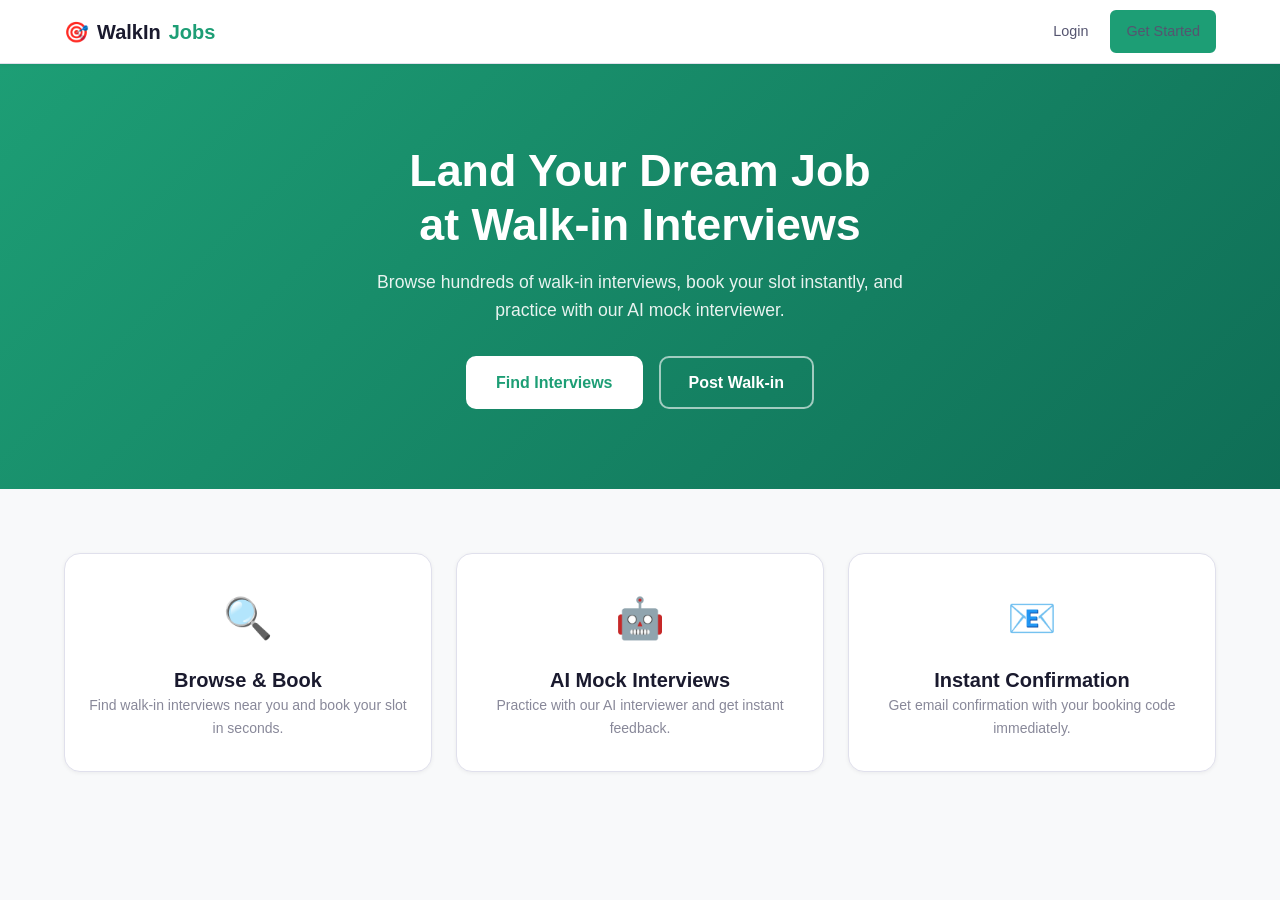
<file: frontend/index.html>
<!DOCTYPE html>
<html lang="en">
<head>
  <meta charset="UTF-8">
  <meta name="viewport" content="width=device-width, initial-scale=1.0">
  <title>Walk-in Interview Platform</title>
  <link rel="stylesheet" href="css/main.css">
  <style>
    .hero {
      background: linear-gradient(135deg, #1D9E75 0%, #0F6E56 100%);
      color: #fff;
      padding: 80px 24px;
      text-align: center;
    }
    .hero h1 { font-size: 2.8rem; margin-bottom: 16px; color: #fff; }
    .hero p   { font-size: 1.1rem; opacity: 0.9; max-width: 560px; margin: 0 auto 32px; }
    .hero-btns { display: flex; gap: 16px; justify-content: center; flex-wrap: wrap; }
    .btn-white {
      background: #fff; color: var(--primary); border: 2px solid #fff;
      padding: 12px 28px; border-radius: var(--radius-md);
      font-weight: 700; font-size: 1rem; cursor: pointer; transition: all 0.2s;
      text-decoration: none; display: inline-block;
    }
    .btn-white:hover { background: transparent; color: #fff; }
    .btn-outline-white {
      background: transparent; color: #fff; border: 2px solid rgba(255,255,255,0.6);
      padding: 12px 28px; border-radius: var(--radius-md);
      font-weight: 700; font-size: 1rem; cursor: pointer; transition: all 0.2s;
      text-decoration: none; display: inline-block;
    }
    .btn-outline-white:hover { background: rgba(255,255,255,0.15); color: #fff; }
    .features { padding: 64px 24px; }
    .feature-card { text-align: center; padding: 32px 24px; }
    .feature-icon { font-size: 2.5rem; margin-bottom: 16px; }
  </style>
</head>
<body>

<nav class="navbar">
  <div class="navbar-inner">
    <div class="navbar-brand">🎯 <span>WalkIn</span>Jobs</div>
    <div class="navbar-links">
      <a href="pages/login.html">Login</a>
      <a href="pages/login.html" class="btn btn-primary btn-sm">Get Started</a>
    </div>
  </div>
</nav>

<div class="hero">
  <h1>Land Your Dream Job<br>at Walk-in Interviews</h1>
  <p>Browse hundreds of walk-in interviews, book your slot instantly,
     and practice with our AI mock interviewer.</p>
  <div class="hero-btns">
    <a href="pages/login.html" class="btn-white">Find Interviews</a>
    <a href="pages/login.html?type=company" class="btn-outline-white">Post Walk-in</a>
  </div>
</div>

<div class="features container">
  <div class="grid-3">
    <div class="card feature-card">
      <div class="feature-icon">🔍</div>
      <h3>Browse & Book</h3>
      <p class="text-muted">Find walk-in interviews near you and book your slot in seconds.</p>
    </div>
    <div class="card feature-card">
      <div class="feature-icon">🤖</div>
      <h3>AI Mock Interviews</h3>
      <p class="text-muted">Practice with our AI interviewer and get instant feedback.</p>
    </div>
    <div class="card feature-card">
      <div class="feature-icon">📧</div>
      <h3>Instant Confirmation</h3>
      <p class="text-muted">Get email confirmation with your booking code immediately.</p>
    </div>
  </div>
</div>

<script src="js/auth.js"></script>
<script>
  // Redirect if already logged in
  if (Auth.isLoggedIn()) {
    window.location.href = Auth.isCompany()
      ? 'pages/company-dashboard.html'
      : 'pages/user-dashboard.html';
  }
</script>
</body>
</html>
</file>
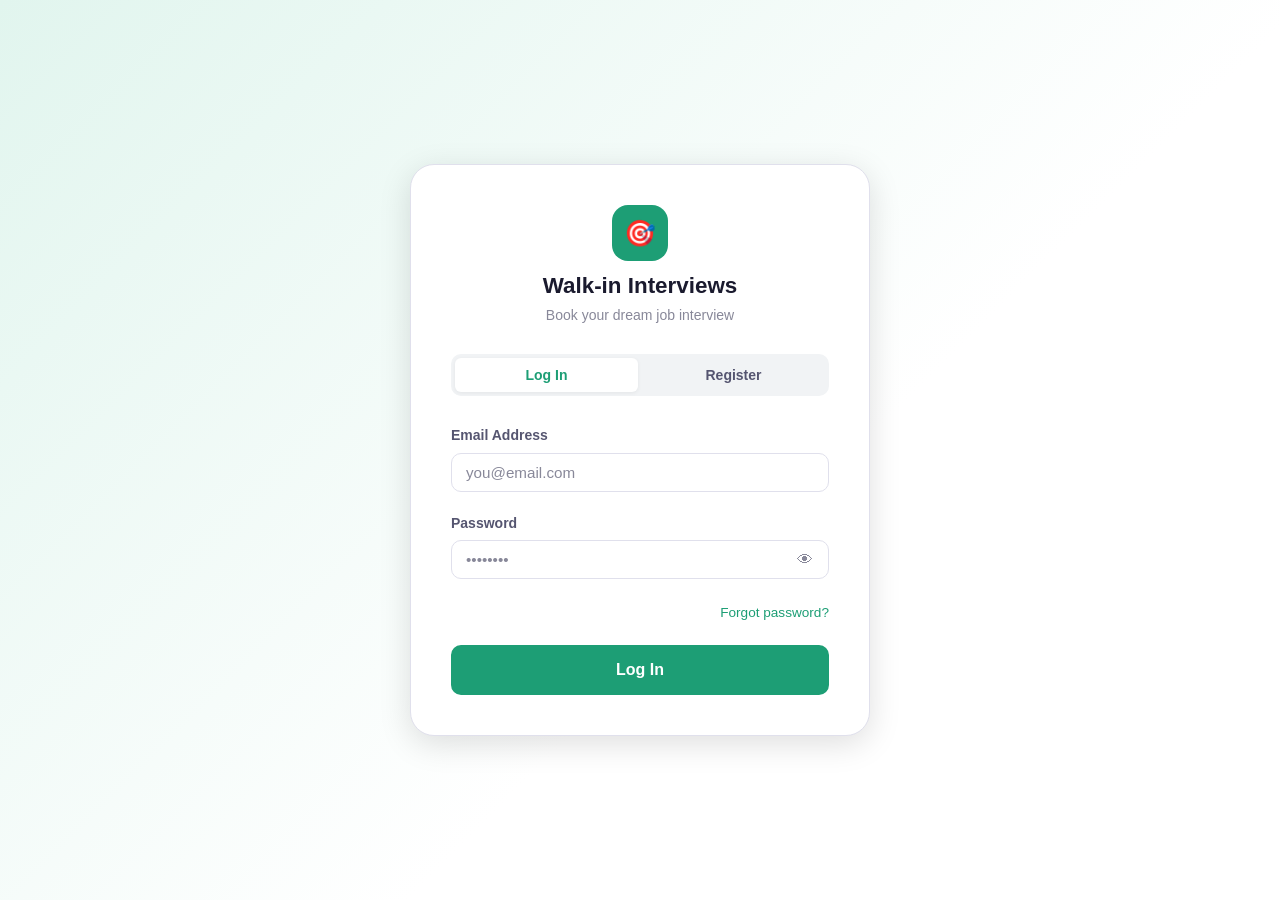
<file: frontend/pages/login.html>
<!DOCTYPE html>
<html lang="en">
<head>
  <meta charset="UTF-8">
  <meta name="viewport" content="width=device-width, initial-scale=1.0">
  <title>Login — Walk-in Interview Platform</title>
  <link rel="stylesheet" href="../css/main.css">
  <link rel="stylesheet" href="../css/auth.css">
</head>
<body>

<div class="auth-page">
  <div class="auth-card">

    <!-- Logo -->
    <div class="auth-logo">
      <div class="auth-logo-icon">🎯</div>
      <h1>Walk-in Interviews</h1>
      <p>Book your dream job interview</p>
    </div>

    <!-- Tabs: Login / Register -->
    <div class="auth-tabs">
      <button class="auth-tab active" onclick="switchTab('login')">Log In</button>
      <button class="auth-tab"        onclick="switchTab('register')">Register</button>
    </div>

    <!-- Alert area -->
    <div id="auth-alert"></div>

    <!-- ── Login Form ────────────────────────────────────────── -->
    <form id="login-form" class="auth-form active" onsubmit="handleLogin(event)">
      <div class="form-group">
        <label class="form-label" for="login-email">Email Address</label>
        <input class="form-control" type="email" id="login-email"
               placeholder="you@email.com" required autocomplete="email">
      </div>

      <div class="form-group">
        <label class="form-label" for="login-password">Password</label>
        <div class="password-toggle">
          <input class="form-control" type="password" id="login-password"
                 placeholder="••••••••" required autocomplete="current-password">
          <button type="button" class="toggle-pw-btn" onclick="togglePassword('login-password', this)">👁</button>
        </div>
      </div>

      <div style="text-align:right; margin-bottom:20px;">
        <a href="#" onclick="showForgotPassword()" style="font-size:0.85rem;">
          Forgot password?
        </a>
      </div>

      <button type="submit" class="btn btn-primary btn-full btn-lg" id="login-btn">
        Log In
      </button>
    </form>

    <!-- ── Register Form ─────────────────────────────────────── -->
    <form id="register-form" class="auth-form" onsubmit="handleRegister(event)">

      <!-- Role selector -->
      <div class="role-selector">
        <div class="role-option selected" data-role="user" onclick="selectRole('user', this)">
          <div class="role-icon">👤</div>
          <div class="role-label">Job Seeker</div>
        </div>
        <div class="role-option" data-role="company" onclick="selectRole('company', this)">
          <div class="role-icon">🏢</div>
          <div class="role-label">Company</div>
        </div>
      </div>

      <input type="hidden" id="selected-role" value="user">

      <!-- User fields -->
      <div id="user-fields">
        <div class="form-group">
          <label class="form-label">Full Name <span>*</span></label>
          <input class="form-control" type="text" id="reg-name"
                 placeholder="Your full name" autocomplete="name">
        </div>
      </div>

      <!-- Company fields (hidden by default) -->
      <div id="company-fields" class="hidden">
        <div class="form-group">
          <label class="form-label">Company Name <span>*</span></label>
          <input class="form-control" type="text" id="reg-company-name"
                 placeholder="Acme Corp">
        </div>
        <div class="form-group">
          <label class="form-label">Industry</label>
          <input class="form-control" type="text" id="reg-industry"
                 placeholder="e.g. Information Technology">
        </div>
      </div>

      <div class="form-group">
        <label class="form-label">Email Address <span>*</span></label>
        <input class="form-control" type="email" id="reg-email"
               placeholder="you@email.com" required autocomplete="email">
      </div>

      <div class="form-group">
        <label class="form-label">Password <span>*</span></label>
        <div class="password-toggle">
          <input class="form-control" type="password" id="reg-password"
                 placeholder="Min 8 characters" required autocomplete="new-password">
          <button type="button" class="toggle-pw-btn"
                  onclick="togglePassword('reg-password', this)">👁</button>
        </div>
        <p class="form-hint">Must be at least 8 characters.</p>
      </div>

      <div class="form-group" id="phone-group">
        <label class="form-label">Phone Number</label>
        <input class="form-control" type="tel" id="reg-phone"
               placeholder="+91 9876543210">
      </div>

      <button type="submit" class="btn btn-primary btn-full btn-lg" id="register-btn">
        Create Account
      </button>
    </form>

    <!-- ── Verify Email Form (shown after registration) ──────── -->
    <form id="verify-form" class="auth-form" onsubmit="handleVerify(event)">
      <div style="text-align:center; margin-bottom:24px;">
        <div style="font-size:3rem; margin-bottom:12px;">📧</div>
        <h3>Check your email</h3>
        <p class="text-muted" id="verify-msg">
          We sent a 6-digit code to your email.
        </p>
      </div>

      <div class="form-group">
        <label class="form-label">Verification Code</label>
        <input class="form-control" type="text" id="verify-code"
               placeholder="Enter 6-digit code" maxlength="6"
               style="text-align:center; font-size:1.5rem; letter-spacing:0.3em;">
      </div>

      <button type="submit" class="btn btn-primary btn-full btn-lg">
        Verify Email
      </button>

      <p class="auth-footer">
        <a href="#" onclick="resendCode()">Resend code</a>
      </p>
    </form>

    <!-- ── Forgot Password Form ──────────────────────────────── -->
    <form id="forgot-form" class="auth-form" onsubmit="handleForgotPassword(event)">
      <div style="text-align:center; margin-bottom:24px;">
        <div style="font-size:3rem; margin-bottom:12px;">🔑</div>
        <h3>Reset Password</h3>
        <p class="text-muted">Enter your email and we'll send a reset code.</p>
      </div>

      <div class="form-group">
        <label class="form-label">Email Address</label>
        <input class="form-control" type="email" id="forgot-email" placeholder="you@email.com">
      </div>

      <button type="submit" class="btn btn-primary btn-full">Send Reset Code</button>

      <p class="auth-footer mt-2">
        <a href="#" onclick="switchTab('login')">← Back to Login</a>
      </p>
    </form>

  </div><!-- /.auth-card -->
</div><!-- /.auth-page -->

<div id="toast-container"></div>

<script src="../js/auth.js"></script>
<script src="../js/api.js"></script>
<script>
  // Redirect if already logged in
  if (Auth.isLoggedIn()) {
    window.location.href = Auth.isCompany()
      ? '../pages/company-dashboard.html'
      : '../pages/user-dashboard.html';
  }

  let pendingEmail = '';

  // ── Tab Switching ──────────────────────────────────────────────
  function switchTab(tab) {
    document.querySelectorAll('.auth-tab, .auth-form').forEach(el => {
      el.classList.remove('active');
    });
    document.querySelectorAll('.auth-tab')[tab === 'login' ? 0 : 1]
      .classList.add('active');
    document.getElementById(tab + '-form').classList.add('active');
    clearAlert();
  }

  function showForgotPassword() {
    document.querySelectorAll('.auth-tab, .auth-form').forEach(el => el.classList.remove('active'));
    document.getElementById('forgot-form').classList.add('active');
  }

  // ── Role Selection ─────────────────────────────────────────────
  function selectRole(role, el) {
    document.querySelectorAll('.role-option').forEach(o => o.classList.remove('selected'));
    el.classList.add('selected');
    document.getElementById('selected-role').value = role;

    if (role === 'company') {
      document.getElementById('user-fields').classList.add('hidden');
      document.getElementById('company-fields').classList.remove('hidden');
      document.getElementById('phone-group').classList.add('hidden');
    } else {
      document.getElementById('user-fields').classList.remove('hidden');
      document.getElementById('company-fields').classList.add('hidden');
      document.getElementById('phone-group').classList.remove('hidden');
    }
  }

  // ── Password Visibility Toggle ─────────────────────────────────
  function togglePassword(inputId, btn) {
    const input = document.getElementById(inputId);
    if (input.type === 'password') { input.type = 'text'; btn.textContent = '🙈'; }
    else                           { input.type = 'password'; btn.textContent = '👁'; }
  }

  // ── Alerts ─────────────────────────────────────────────────────
  function showAlert(msg, type = 'danger') {
    document.getElementById('auth-alert').innerHTML =
      `<div class="alert alert-${type}">${msg}</div>`;
  }

  function clearAlert() {
    document.getElementById('auth-alert').innerHTML = '';
  }

  // ── Login ──────────────────────────────────────────────────────
  async function handleLogin(e) {
    e.preventDefault();
    const btn = document.getElementById('login-btn');
    setLoading(btn, true, 'Logging in...');
    clearAlert();

    try {
      const res = await api.auth.login({
        email:    document.getElementById('login-email').value.trim(),
        password: document.getElementById('login-password').value,
      });

      Auth.saveSession(res.data, res.data.profile);
      Toast.success('Welcome back!');

      setTimeout(() => {
        window.location.href = Auth.isCompany()
          ? '../pages/company-dashboard.html'
          : '../pages/user-dashboard.html';
      }, 400);
    } catch (err) {
      showAlert(err.message || 'Login failed. Please try again.');
      setLoading(btn, false);
    }
  }

  // ── Register ───────────────────────────────────────────────────
  async function handleRegister(e) {
    e.preventDefault();
    const btn  = document.getElementById('register-btn');
    const role = document.getElementById('selected-role').value;
    setLoading(btn, true, 'Creating account...');
    clearAlert();

    try {
      const email = document.getElementById('reg-email').value.trim();
      pendingEmail = email;

      if (role === 'company') {
        await api.auth.registerCompany({
          email:        email,
          password:     document.getElementById('reg-password').value,
          company_name: document.getElementById('reg-company-name').value.trim(),
          industry:     document.getElementById('reg-industry').value.trim(),
        });
      } else {
        await api.auth.registerUser({
          email:     email,
          password:  document.getElementById('reg-password').value,
          full_name: document.getElementById('reg-name').value.trim(),
          phone:     document.getElementById('reg-phone').value.trim() || undefined,
        });
      }

      // Show verification form
      document.querySelectorAll('.auth-form').forEach(f => f.classList.remove('active'));
      document.getElementById('verify-form').classList.add('active');
      document.getElementById('verify-msg').textContent =
        `We sent a 6-digit code to ${email}`;

    } catch (err) {
      showAlert(err.message || 'Registration failed.');
    } finally {
      setLoading(btn, false);
    }
  }

  // ── Verify ─────────────────────────────────────────────────────
  async function handleVerify(e) {
    e.preventDefault();
    const code = document.getElementById('verify-code').value.trim();
    if (!code || code.length < 6) { showAlert('Enter a valid 6-digit code.'); return; }

    try {
      await api.auth.confirm({ email: pendingEmail, code });
      showAlert('Email verified! You can now log in.', 'success');
      setTimeout(() => switchTab('login'), 1500);
    } catch (err) {
      showAlert(err.message || 'Invalid or expired code.');
    }
  }

  // ── Forgot Password ────────────────────────────────────────────
  async function handleForgotPassword(e) {
    e.preventDefault();
    const email = document.getElementById('forgot-email').value.trim();
    try {
      await api.auth.forgotPassword({ email });
      showAlert('Reset code sent! Check your email.', 'success');
    } catch (err) {
      showAlert('If this email is registered, a reset code has been sent.', 'info');
    }
  }

  async function resendCode() {
    if (!pendingEmail) return;
    Toast.info('Resending verification code...');
  }
</script>
</body>
</html>
</file>
<file: frontend/css/main.css>
/* main.css — Global styles, CSS variables, resets, shared components */

/* ── CSS Variables ─────────────────────────────────────────────── */
:root {
  --primary:        #1D9E75;
  --primary-dark:   #0F6E56;
  --primary-light:  #E1F5EE;
  --secondary:      #534AB7;
  --accent:         #EF9F27;
  --danger:         #E24B4A;
  --danger-light:   #FCEBEB;
  --success:        #1D9E75;
  --success-light:  #E1F5EE;
  --warning:        #EF9F27;
  --warning-light:  #FAEEDA;

  --bg-primary:     #ffffff;
  --bg-secondary:   #f8f9fa;
  --bg-tertiary:    #f1f3f5;

  --text-primary:   #1a1a2e;
  --text-secondary: #555570;
  --text-muted:     #888899;

  --border:         #e0e0ec;
  --border-focus:   #1D9E75;

  --radius-sm:  6px;
  --radius-md:  10px;
  --radius-lg:  16px;
  --radius-xl:  24px;

  --shadow-sm:  0 1px 4px rgba(0,0,0,0.06);
  --shadow-md:  0 4px 16px rgba(0,0,0,0.10);
  --shadow-lg:  0 8px 32px rgba(0,0,0,0.13);

  --font-main:  'Inter', 'Segoe UI', Arial, sans-serif;
  --transition: 0.2s ease;

  --navbar-height: 64px;
}

/* ── Reset ─────────────────────────────────────────────────────── */
*, *::before, *::after { box-sizing: border-box; margin: 0; padding: 0; }

html { font-size: 16px; scroll-behavior: smooth; }

body {
  font-family:      var(--font-main);
  background-color: var(--bg-secondary);
  color:            var(--text-primary);
  line-height:      1.6;
  min-height:       100vh;
}

a { color: var(--primary); text-decoration: none; transition: color var(--transition); }
a:hover { color: var(--primary-dark); }

img { max-width: 100%; display: block; }

ul, ol { list-style: none; }

/* ── Typography ────────────────────────────────────────────────── */
h1 { font-size: 2rem;    font-weight: 700; line-height: 1.2; }
h2 { font-size: 1.5rem;  font-weight: 600; line-height: 1.3; }
h3 { font-size: 1.25rem; font-weight: 600; line-height: 1.4; }
h4 { font-size: 1rem;    font-weight: 600; }
p  { margin-bottom: 0.75rem; }
p:last-child { margin-bottom: 0; }

/* ── Layout Utilities ──────────────────────────────────────────── */
.container       { max-width: 1200px; margin: 0 auto; padding: 0 24px; }
.container-sm    { max-width: 600px;  margin: 0 auto; padding: 0 24px; }
.container-md    { max-width: 860px;  margin: 0 auto; padding: 0 24px; }

.flex            { display: flex; }
.flex-center     { display: flex; align-items: center; justify-content: center; }
.flex-between    { display: flex; align-items: center; justify-content: space-between; }
.flex-col        { display: flex; flex-direction: column; }
.gap-1           { gap: 8px; }
.gap-2           { gap: 16px; }
.gap-3           { gap: 24px; }

.grid-2          { display: grid; grid-template-columns: repeat(2, 1fr); gap: 24px; }
.grid-3          { display: grid; grid-template-columns: repeat(3, 1fr); gap: 24px; }
.grid-4          { display: grid; grid-template-columns: repeat(4, 1fr); gap: 20px; }

.mt-1 { margin-top: 8px; }
.mt-2 { margin-top: 16px; }
.mt-3 { margin-top: 24px; }
.mt-4 { margin-top: 32px; }
.mb-2 { margin-bottom: 16px; }
.mb-3 { margin-bottom: 24px; }

.text-center  { text-align: center; }
.text-right   { text-align: right; }
.text-muted   { color: var(--text-muted); font-size: 0.875rem; }
.text-success { color: var(--success); }
.text-danger  { color: var(--danger); }
.text-primary { color: var(--primary); }

.hidden   { display: none !important; }
.w-full   { width: 100%; }

/* ── Navbar ────────────────────────────────────────────────────── */
.navbar {
  position:        sticky;
  top:             0;
  z-index:         100;
  height:          var(--navbar-height);
  background:      var(--bg-primary);
  border-bottom:   1px solid var(--border);
  box-shadow:      var(--shadow-sm);
}

.navbar-inner {
  max-width:      1200px;
  margin:         0 auto;
  padding:        0 24px;
  height:         100%;
  display:        flex;
  align-items:    center;
  justify-content: space-between;
}

.navbar-brand {
  font-size:   1.25rem;
  font-weight: 700;
  color:       var(--primary);
  display:     flex;
  align-items: center;
  gap:         8px;
}

.navbar-brand span { color: var(--text-primary); }

.navbar-links {
  display:     flex;
  align-items: center;
  gap:         8px;
}

.navbar-links a {
  color:         var(--text-secondary);
  padding:       8px 14px;
  border-radius: var(--radius-sm);
  font-size:     0.9rem;
  font-weight:   500;
  transition:    background var(--transition), color var(--transition);
}

.navbar-links a:hover,
.navbar-links a.active {
  background: var(--primary-light);
  color:      var(--primary-dark);
}

.navbar-user {
  display:     flex;
  align-items: center;
  gap:         12px;
  font-size:   0.875rem;
}

.navbar-avatar {
  width:         36px;
  height:        36px;
  border-radius: 50%;
  background:    var(--primary);
  color:         #fff;
  font-weight:   600;
  display:       flex;
  align-items:   center;
  justify-content: center;
  font-size:     0.85rem;
}

/* ── Cards ─────────────────────────────────────────────────────── */
.card {
  background:    var(--bg-primary);
  border:        1px solid var(--border);
  border-radius: var(--radius-lg);
  padding:       24px;
  box-shadow:    var(--shadow-sm);
  transition:    box-shadow var(--transition), transform var(--transition);
}

.card:hover { box-shadow: var(--shadow-md); }

.card-hover:hover {
  transform:   translateY(-2px);
  box-shadow:  var(--shadow-lg);
  border-color: var(--primary);
}

.card-header {
  display:         flex;
  align-items:     center;
  justify-content: space-between;
  margin-bottom:   20px;
  padding-bottom:  16px;
  border-bottom:   1px solid var(--border);
}

/* ── Buttons ───────────────────────────────────────────────────── */
.btn {
  display:         inline-flex;
  align-items:     center;
  justify-content: center;
  gap:             8px;
  padding:         10px 20px;
  border-radius:   var(--radius-md);
  font-size:       0.9rem;
  font-weight:     600;
  border:          2px solid transparent;
  cursor:          pointer;
  transition:      all var(--transition);
  white-space:     nowrap;
  text-decoration: none;
}

.btn:disabled {
  opacity:        0.6;
  cursor:         not-allowed;
  pointer-events: none;
}

.btn-primary {
  background: var(--primary);
  color:      #fff;
  border-color: var(--primary);
}
.btn-primary:hover {
  background:   var(--primary-dark);
  border-color: var(--primary-dark);
  color:        #fff;
}

.btn-secondary {
  background:   transparent;
  color:        var(--primary);
  border-color: var(--primary);
}
.btn-secondary:hover {
  background: var(--primary-light);
}

.btn-danger {
  background:   var(--danger);
  color:        #fff;
  border-color: var(--danger);
}
.btn-danger:hover { background: #c73c3b; }

.btn-ghost {
  background:   transparent;
  color:        var(--text-secondary);
  border-color: var(--border);
}
.btn-ghost:hover {
  background:   var(--bg-tertiary);
  border-color: var(--text-muted);
}

.btn-sm { padding: 6px 14px; font-size: 0.8rem; }
.btn-lg { padding: 14px 28px; font-size: 1rem; }
.btn-full { width: 100%; }

/* Loading spinner inside button */
.btn .spinner {
  width:  16px;
  height: 16px;
  border: 2px solid rgba(255,255,255,0.4);
  border-top-color: #fff;
  border-radius: 50%;
  animation: spin 0.7s linear infinite;
}

/* ── Form Elements ─────────────────────────────────────────────── */
.form-group { margin-bottom: 20px; }

.form-label {
  display:       block;
  font-size:     0.875rem;
  font-weight:   600;
  color:         var(--text-secondary);
  margin-bottom: 6px;
}

.form-label span { color: var(--danger); margin-left: 2px; }

.form-control {
  width:         100%;
  padding:       10px 14px;
  border:        1.5px solid var(--border);
  border-radius: var(--radius-md);
  font-size:     0.95rem;
  font-family:   var(--font-main);
  color:         var(--text-primary);
  background:    var(--bg-primary);
  transition:    border-color var(--transition), box-shadow var(--transition);
  outline:       none;
}

.form-control:focus {
  border-color: var(--border-focus);
  box-shadow:   0 0 0 3px rgba(29, 158, 117, 0.12);
}

.form-control::placeholder { color: var(--text-muted); }

textarea.form-control {
  resize:     vertical;
  min-height: 100px;
}

.form-hint {
  font-size:  0.8rem;
  color:      var(--text-muted);
  margin-top: 4px;
}

.form-error {
  font-size:  0.8rem;
  color:      var(--danger);
  margin-top: 4px;
  display:    none;
}

.form-control.is-invalid { border-color: var(--danger); }
.form-control.is-invalid + .form-error { display: block; }

/* ── Badges ────────────────────────────────────────────────────── */
.badge {
  display:       inline-flex;
  align-items:   center;
  gap:           4px;
  padding:       3px 10px;
  border-radius: 99px;
  font-size:     0.75rem;
  font-weight:   600;
}

.badge-success  { background: var(--success-light); color: var(--primary-dark); }
.badge-danger   { background: var(--danger-light);  color: #a32d2d; }
.badge-warning  { background: var(--warning-light); color: #633806; }
.badge-info     { background: #E6F1FB;              color: #0C447C; }
.badge-gray     { background: var(--bg-tertiary);   color: var(--text-secondary); }

/* ── Alerts ────────────────────────────────────────────────────── */
.alert {
  padding:       12px 16px;
  border-radius: var(--radius-md);
  font-size:     0.9rem;
  display:       flex;
  align-items:   flex-start;
  gap:           10px;
  margin-bottom: 16px;
}

.alert-success { background: var(--success-light); color: var(--primary-dark); border-left: 4px solid var(--primary); }
.alert-danger  { background: var(--danger-light);  color: #a32d2d;             border-left: 4px solid var(--danger); }
.alert-warning { background: var(--warning-light); color: #633806;             border-left: 4px solid var(--warning); }
.alert-info    { background: #E6F1FB;              color: #0C447C;             border-left: 4px solid #378ADD; }

/* ── Page Header ───────────────────────────────────────────────── */
.page-header {
  background:     var(--bg-primary);
  border-bottom:  1px solid var(--border);
  padding:        32px 0 24px;
  margin-bottom:  32px;
}

.page-header h1 { margin-bottom: 6px; }
.page-header p  { color: var(--text-secondary); margin: 0; }

/* ── Stats Cards ───────────────────────────────────────────────── */
.stats-grid { display: grid; grid-template-columns: repeat(4, 1fr); gap: 20px; margin-bottom: 32px; }

.stat-card {
  background:    var(--bg-primary);
  border:        1px solid var(--border);
  border-radius: var(--radius-lg);
  padding:       20px 24px;
  display:       flex;
  align-items:   center;
  gap:           16px;
}

.stat-icon {
  width:         48px;
  height:        48px;
  border-radius: var(--radius-md);
  display:       flex;
  align-items:   center;
  justify-content: center;
  font-size:     1.4rem;
  flex-shrink:   0;
}

.stat-icon.green  { background: var(--primary-light); }
.stat-icon.purple { background: #EEEDFE; }
.stat-icon.amber  { background: var(--warning-light); }
.stat-icon.blue   { background: #E6F1FB; }

.stat-value { font-size: 1.75rem; font-weight: 700; line-height: 1; }
.stat-label { font-size: 0.8rem; color: var(--text-muted); margin-top: 4px; }

/* ── Table ─────────────────────────────────────────────────────── */
.table-wrap {
  overflow-x:    auto;
  border-radius: var(--radius-lg);
  border:        1px solid var(--border);
}

table {
  width:           100%;
  border-collapse: collapse;
  font-size:       0.9rem;
}

thead th {
  background:    var(--bg-tertiary);
  padding:       12px 16px;
  text-align:    left;
  font-weight:   600;
  font-size:     0.8rem;
  color:         var(--text-secondary);
  text-transform: uppercase;
  letter-spacing: 0.05em;
  border-bottom: 1px solid var(--border);
}

tbody td {
  padding:       14px 16px;
  border-bottom: 1px solid var(--border);
  color:         var(--text-primary);
}

tbody tr:last-child td { border-bottom: none; }

tbody tr:hover { background: var(--bg-secondary); }

/* ── Empty State ───────────────────────────────────────────────── */
.empty-state {
  text-align: center;
  padding:    60px 24px;
  color:      var(--text-muted);
}

.empty-state-icon { font-size: 3rem; margin-bottom: 16px; }
.empty-state h3   { color: var(--text-secondary); margin-bottom: 8px; }

/* ── Spinner / Loader ──────────────────────────────────────────── */
@keyframes spin {
  to { transform: rotate(360deg); }
}

.spinner-lg {
  width:         48px;
  height:        48px;
  border:        4px solid var(--border);
  border-top-color: var(--primary);
  border-radius: 50%;
  animation:     spin 0.8s linear infinite;
  margin:        40px auto;
}

/* ── Toast Notifications ───────────────────────────────────────── */
#toast-container {
  position:  fixed;
  bottom:    24px;
  right:     24px;
  z-index:   9999;
  display:   flex;
  flex-direction: column;
  gap:       10px;
}

.toast {
  min-width:     280px;
  max-width:     380px;
  padding:       14px 18px;
  border-radius: var(--radius-md);
  background:    var(--text-primary);
  color:         #fff;
  font-size:     0.9rem;
  box-shadow:    var(--shadow-lg);
  display:       flex;
  align-items:   center;
  gap:           10px;
  animation:     slideIn 0.3s ease;
}

.toast.success { background: var(--primary); }
.toast.error   { background: var(--danger); }
.toast.warning { background: var(--warning); color: #333; }

@keyframes slideIn {
  from { transform: translateX(100%); opacity: 0; }
  to   { transform: translateX(0);    opacity: 1; }
}

@keyframes fadeOut {
  to { opacity: 0; transform: translateX(100%); }
}

/* ── Modal ─────────────────────────────────────────────────────── */
.modal-overlay {
  position:   fixed;
  inset:      0;
  background: rgba(0,0,0,0.5);
  z-index:    500;
  display:    flex;
  align-items: center;
  justify-content: center;
  padding:    16px;
  animation:  fadeInBg 0.2s ease;
}

@keyframes fadeInBg { from { opacity: 0; } to { opacity: 1; } }

.modal {
  background:    var(--bg-primary);
  border-radius: var(--radius-xl);
  padding:       32px;
  width:         100%;
  max-width:     480px;
  box-shadow:    var(--shadow-lg);
  animation:     slideUp 0.25s ease;
}

@keyframes slideUp {
  from { transform: translateY(30px); opacity: 0; }
  to   { transform: translateY(0);    opacity: 1; }
}

.modal-header {
  display:         flex;
  justify-content: space-between;
  align-items:     center;
  margin-bottom:   24px;
}

.modal-close {
  background: none;
  border:     none;
  font-size:  1.4rem;
  cursor:     pointer;
  color:      var(--text-muted);
  padding:    4px;
  line-height: 1;
}

/* ── Divider ───────────────────────────────────────────────────── */
.divider {
  border: none;
  border-top: 1px solid var(--border);
  margin: 20px 0;
}

/* ── Responsive ────────────────────────────────────────────────── */
@media (max-width: 768px) {
  .grid-2, .grid-3, .grid-4 { grid-template-columns: 1fr; }
  .stats-grid                { grid-template-columns: repeat(2, 1fr); }
  .container                 { padding: 0 16px; }
  h1                         { font-size: 1.5rem; }
  .navbar-links a span       { display: none; }
}

@media (max-width: 480px) {
  .stats-grid { grid-template-columns: 1fr; }
  .modal      { padding: 24px 16px; }
}
</file>
<file: frontend/css/auth.css>
/* auth.css — Login and registration page styles */

.auth-page {
  min-height:      100vh;
  display:         flex;
  align-items:     center;
  justify-content: center;
  background:      linear-gradient(135deg, var(--primary-light) 0%, #fff 60%);
  padding:         24px;
}

.auth-card {
  background:    var(--bg-primary);
  border:        1px solid var(--border);
  border-radius: var(--radius-xl);
  padding:       40px;
  width:         100%;
  max-width:     460px;
  box-shadow:    var(--shadow-lg);
}

.auth-logo {
  text-align:    center;
  margin-bottom: 28px;
}

.auth-logo-icon {
  width:           56px;
  height:          56px;
  background:      var(--primary);
  border-radius:   var(--radius-lg);
  display:         flex;
  align-items:     center;
  justify-content: center;
  margin:          0 auto 12px;
  font-size:       1.6rem;
}

.auth-logo h1 { font-size: 1.4rem; margin-bottom: 4px; }
.auth-logo p  { color: var(--text-muted); font-size: 0.875rem; }

.auth-tabs {
  display:       flex;
  background:    var(--bg-tertiary);
  border-radius: var(--radius-md);
  padding:       4px;
  margin-bottom: 28px;
  gap:           4px;
}

.auth-tab {
  flex:          1;
  padding:       9px;
  text-align:    center;
  border-radius: var(--radius-sm);
  font-size:     0.875rem;
  font-weight:   600;
  cursor:        pointer;
  color:         var(--text-secondary);
  border:        none;
  background:    transparent;
  transition:    all var(--transition);
}

.auth-tab.active {
  background: var(--bg-primary);
  color:      var(--primary);
  box-shadow: var(--shadow-sm);
}

.auth-form { display: none; }
.auth-form.active { display: block; }

.auth-divider {
  text-align:    center;
  margin:        20px 0;
  position:      relative;
  color:         var(--text-muted);
  font-size:     0.8rem;
}

.auth-divider::before,
.auth-divider::after {
  content:   '';
  position:  absolute;
  top:       50%;
  width:     42%;
  height:    1px;
  background: var(--border);
}

.auth-divider::before { left: 0; }
.auth-divider::after  { right: 0; }

.auth-footer {
  text-align:  center;
  margin-top:  24px;
  font-size:   0.875rem;
  color:       var(--text-muted);
}

.password-toggle {
  position: relative;
}

.password-toggle input { padding-right: 44px; }

.toggle-pw-btn {
  position:   absolute;
  right:      12px;
  top:        50%;
  transform:  translateY(-50%);
  background: none;
  border:     none;
  cursor:     pointer;
  color:      var(--text-muted);
  font-size:  1rem;
  padding:    4px;
}

.role-selector {
  display: grid;
  grid-template-columns: 1fr 1fr;
  gap:    12px;
  margin-bottom: 20px;
}

.role-option {
  border:        1.5px solid var(--border);
  border-radius: var(--radius-md);
  padding:       14px;
  cursor:        pointer;
  text-align:    center;
  transition:    all var(--transition);
}

.role-option:hover        { border-color: var(--primary); background: var(--primary-light); }
.role-option.selected     { border-color: var(--primary); background: var(--primary-light); }
.role-option .role-icon   { font-size: 1.8rem; margin-bottom: 6px; }
.role-option .role-label  { font-size: 0.85rem; font-weight: 600; color: var(--text-secondary); }

@media (max-width: 480px) {
  .auth-card { padding: 28px 20px; }
}
</file>
